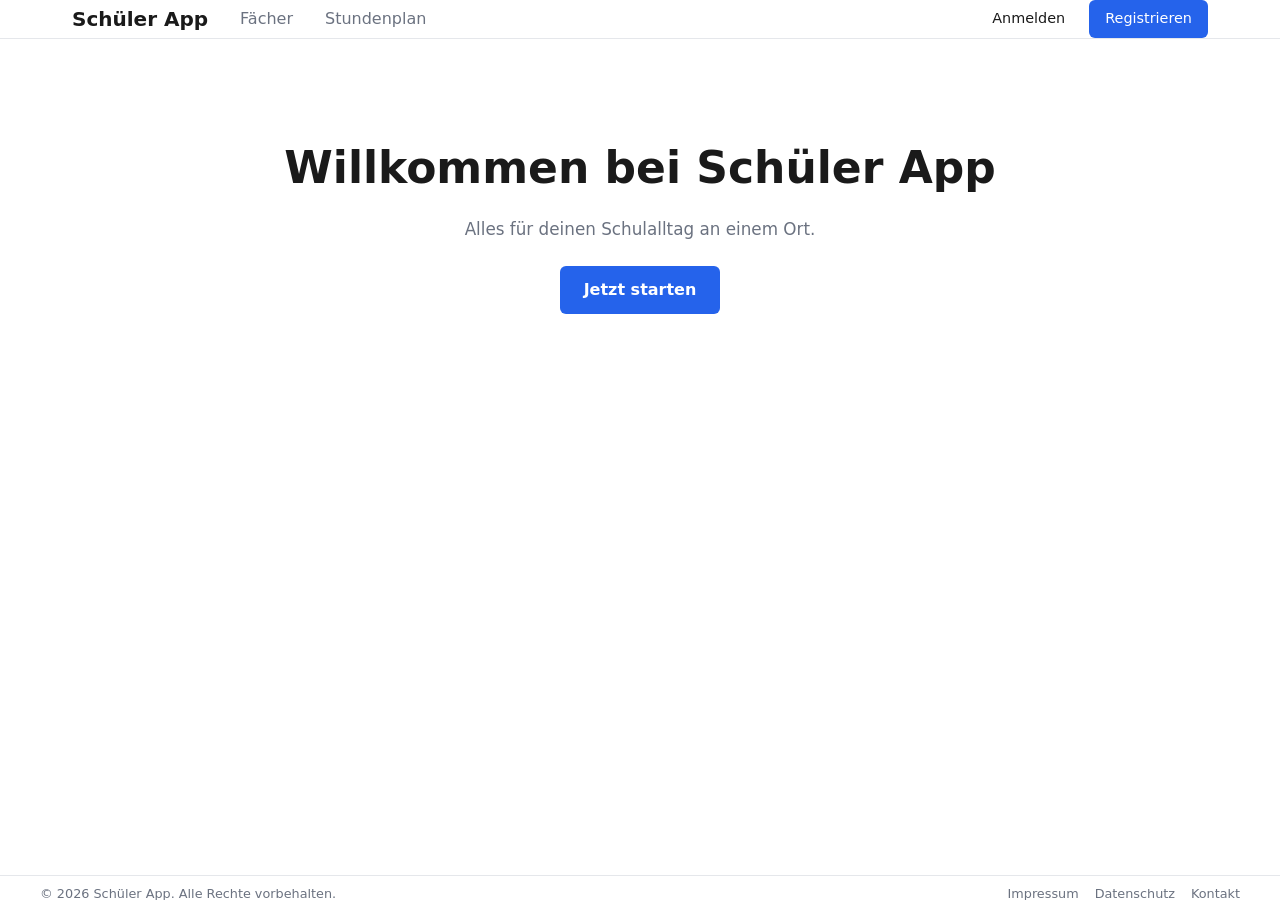
<file: code/index.html>
<!doctype html>
<html lang="de">
  <head>
    <meta charset="UTF-8" />
    <meta name="viewport" content="width=device-width, initial-scale=1.0" />
    <title>Schüler App</title>
    <!-- STYLE / CSS -->
    <link rel="stylesheet" href="./src/style/helpers/reset.css" />
    <link rel="stylesheet" href="./src/style/main.css" />
    <link rel="stylesheet" href="./src/style/home.css" />
  </head>
  <body>
    <header class="header">
      <div class="header__navbar">
        <div class="header__logo">
          <a href="/" class="header__logo-link">Schüler App</a>
        </div>

        <nav class="header__nav">
          <ul class="header__nav-list">
            <li class="nav__list-item">
              <a href="/faecher" class="nav__list-link">Fächer</a>
            </li>
            <li class="nav__list-item">
              <a href="/stundenplan" class="nav__list-link">Stundenplan</a>
            </li>
          </ul>

          <ul class="header__user-nav" id="guest_nav">
            <li class="user-nav__item">
              <button class="user-nav__button" id="login_btn">Anmelden</button>
            </li>
            <li class="user-nav__item">
              <button class="user-nav__button" id="register_btn">
                Registrieren
              </button>
            </li>
          </ul>

          <ul class="header__user-nav" id="user_nav" hidden>
            <li class="user-nav__item">
              <a href="/profil" class="user-nav__link" id="profile_link"
                >Profil</a
              >
            </li>
            <li class="user-nav__item">
              <button class="user-nav__button" id="logout_btn">Abmelden</button>
            </li>
          </ul>
        </nav>
      </div>
    </header>

   <main class="main home-main">
  <section class="home-hero">
    <h1 class="home-hero__title">Willkommen bei Schüler App</h1>

    <p class="home-hero__subtitle">
      Alles für deinen Schulalltag an einem Ort.
    </p>

    <a href="pages/dashboard.html" class="home-hero__cta">
  Jetzt starten
</a>
  </section>
</main>

    <footer class="footer home-footer">
      <div class="footer__inner">
        <p class="footer__copyright">
          &copy; 2026 Schüler App. Alle Rechte vorbehalten.
        </p>

        <ul class="footer__nav-list">
          <li class="footer__nav-item">
            <a href="pages/impressum.html" class="footer__nav-link"
              >Impressum</a
            >
          </li>
          <li class="footer__nav-item">
            <a href="pages/datenschutz.html" class="footer__nav-link"
              >Datenschutz</a
            >
          </li>
          <li class="footer__nav-item">
            <a href="pages/kontakt.html" class="footer__nav-link">Kontakt</a>
          </li>
        </ul>
      </div>
    </footer>

    <!-- Script -->
    <script src="src/js/script.js"></script>
  </body>
</html>
</file>
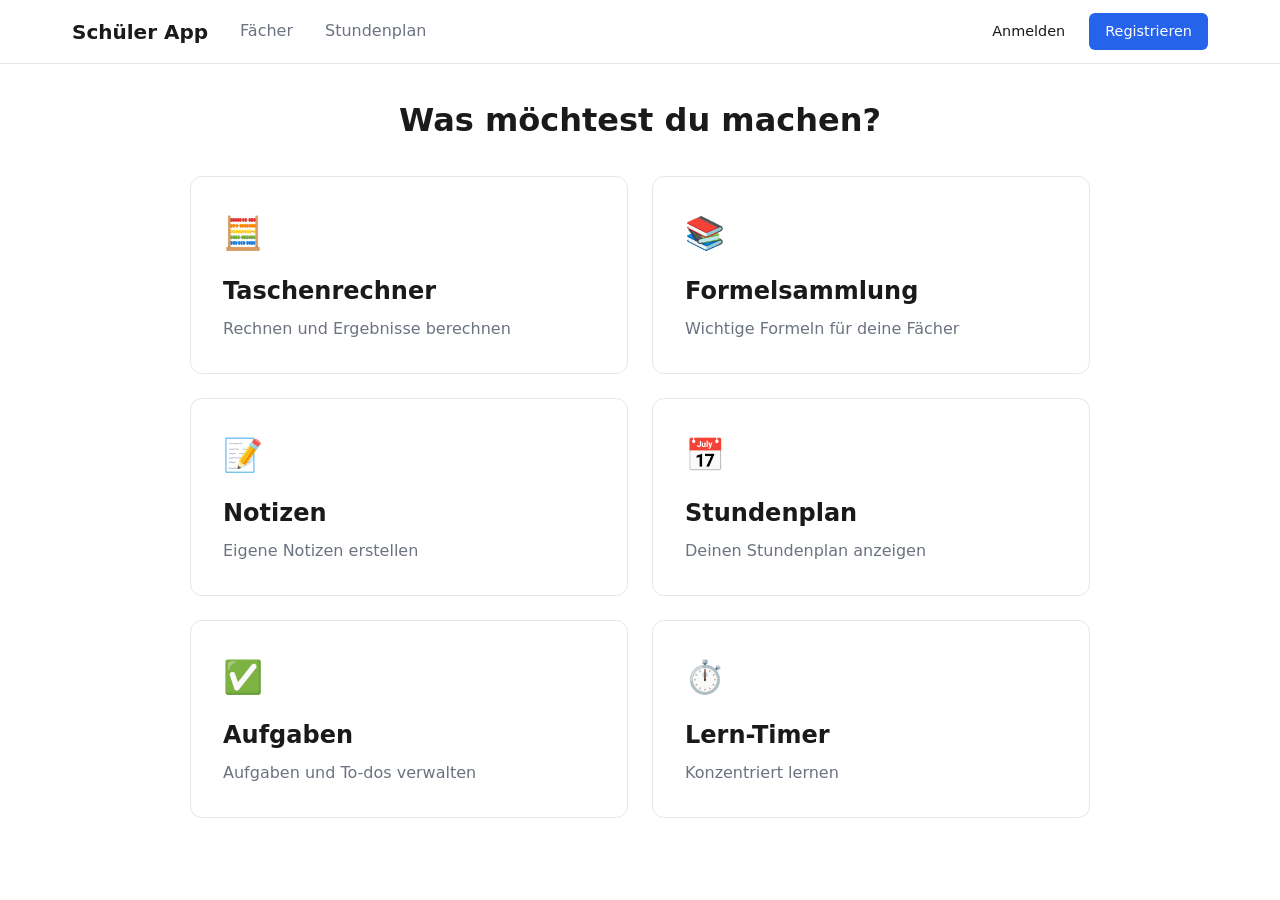
<file: code/pages/dashboard.html>
<!doctype html>
<html lang="de">
  <head>
    <meta charset="UTF-8" />
    <meta name="viewport" content="width=device-width, initial-scale=1.0" />

    <title>Schüler App – Übersicht</title>

    <link rel="stylesheet" href="../src/style/helpers/reset.css" />
    <link rel="stylesheet" href="../src/style/main.css" />
    <link rel="stylesheet" href="../src/style/dashboard.css" />
  </head>

  <header class="header">
      <div class="header__navbar">
        <div class="header__logo">
          <a href="/" class="header__logo-link">Schüler App</a>
        </div>

        <nav class="header__nav">
          <ul class="header__nav-list">
            <li class="nav__list-item">
              <a href="/faecher" class="nav__list-link">Fächer</a>
            </li>
            <li class="nav__list-item">
              <a href="/stundenplan" class="nav__list-link">Stundenplan</a>
            </li>
          </ul>

          <ul class="header__user-nav" id="guest_nav">
            <li class="user-nav__item">
              <button class="user-nav__button" id="login_btn">Anmelden</button>
            </li>
            <li class="user-nav__item">
              <button class="user-nav__button" id="register_btn">
                Registrieren
              </button>
            </li>
          </ul>

          <ul class="header__user-nav" id="user_nav" hidden>
            <li class="user-nav__item">
              <a href="/profil" class="user-nav__link" id="profile_link"
                >Profil</a
              >
            </li>
            <li class="user-nav__item">
              <button class="user-nav__button" id="logout_btn">Abmelden</button>
            </li>
          </ul>
        </nav>
      </div>
    </header>

   
      <main class="main dashboard">
  <h1 class="dashboard__title">Was möchtest du machen?</h1>

  <div class="dashboard__grid">

    <a href="#" class="dashboard__card">
      <span class="dashboard__icon">🧮</span>
      <h2>Taschenrechner</h2>
      <p>Rechnen und Ergebnisse berechnen</p>
    </a>

    <a href="#" class="dashboard__card">
      <span class="dashboard__icon">📚</span>
      <h2>Formelsammlung</h2>
      <p>Wichtige Formeln für deine Fächer</p>
    </a>

    <a href="#" class="dashboard__card">
      <span class="dashboard__icon">📝</span>
      <h2>Notizen</h2>
      <p>Eigene Notizen erstellen</p>
    </a>

    <a href="#" class="dashboard__card">
      <span class="dashboard__icon">📅</span>
      <h2>Stundenplan</h2>
      <p>Deinen Stundenplan anzeigen</p>
    </a>

    <a href="#" class="dashboard__card">
      <span class="dashboard__icon">✅</span>
      <h2>Aufgaben</h2>
      <p>Aufgaben und To-dos verwalten</p>
    </a>

    <a href="#" class="dashboard__card">
      <span class="dashboard__icon">⏱️</span>
      <h2>Lern-Timer</h2>
      <p>Konzentriert lernen</p>
    </a>

  </div>
</main>
  </body>
</html>
</file>
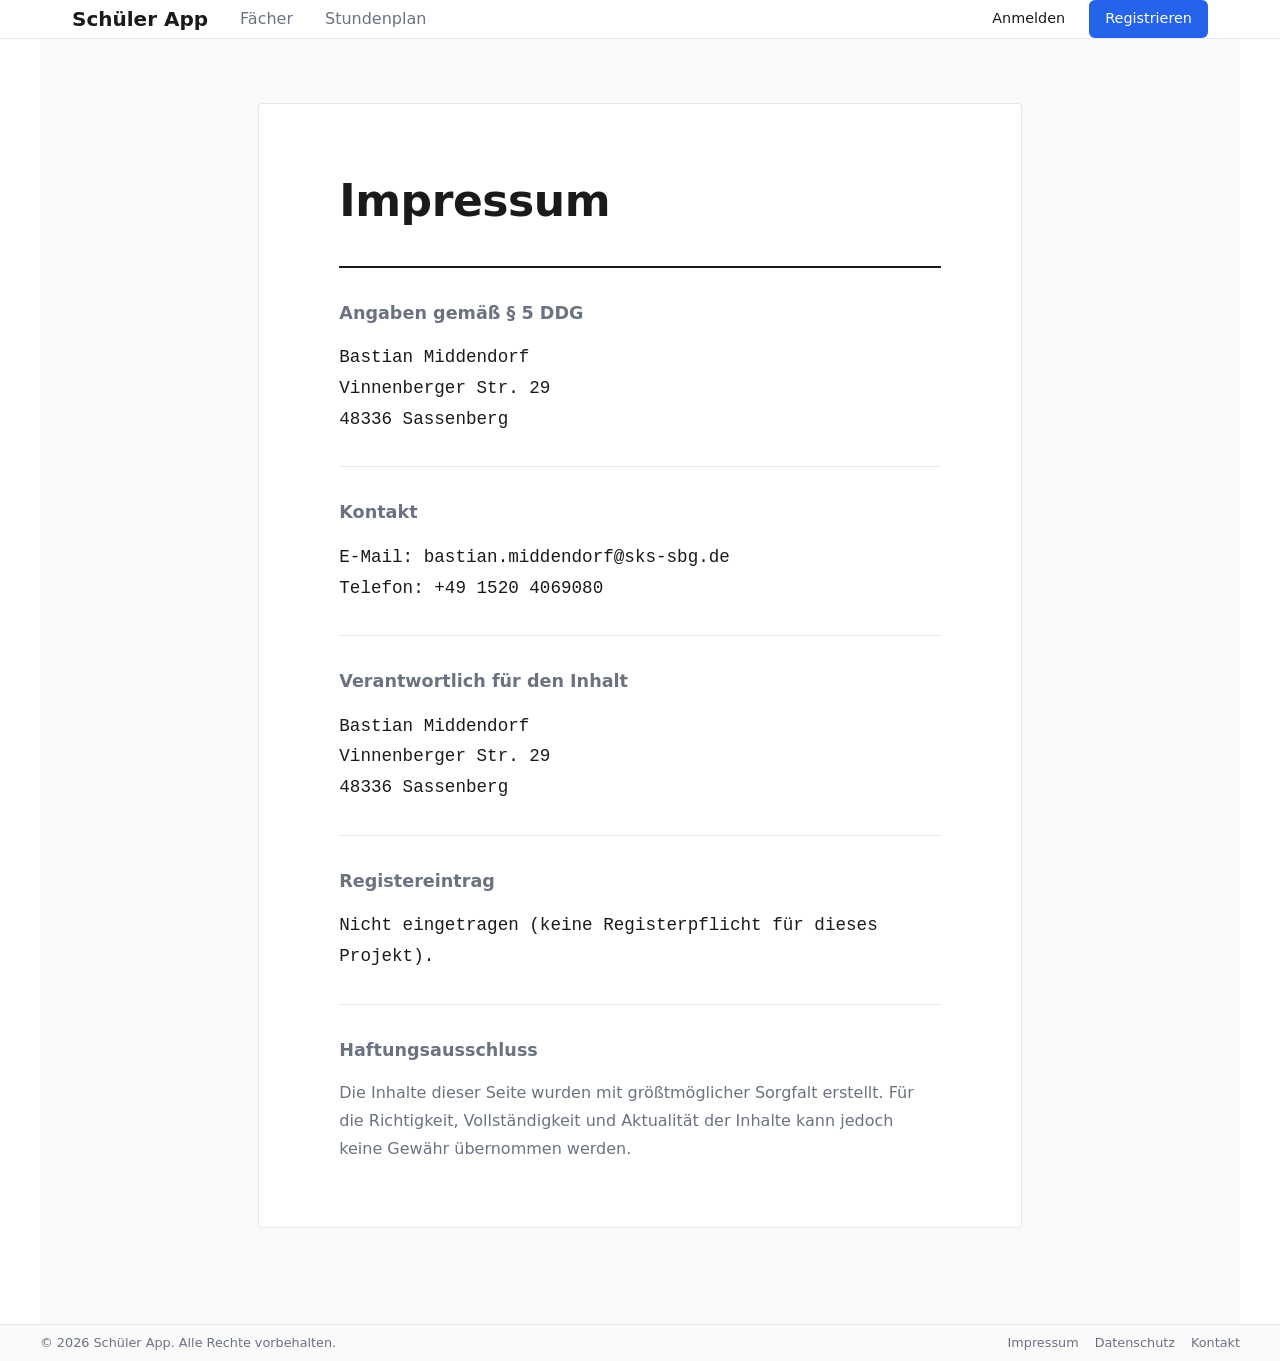
<file: code/pages/impressum.html>
<!doctype html>
<html lang="en">
  <head>
    <meta charset="UTF-8" />
    <meta name="viewport" content="width=device-width, initial-scale=1.0" />
    <title>Impressum - Schüler App</title>
    <!-- STYLE / CSS -->
    <link rel="stylesheet" href="../src/style/helpers/reset.css" />
    <link rel="stylesheet" href="../src/style/main.css" />
    <link rel="stylesheet" href="../src/style/impressum.css" />
  </head>
  <body>
    <header class="header">
      <div class="header__navbar">
        <div class="header__logo">
          <a href="/" class="header__logo-link">Schüler App</a>
        </div>

        <nav class="header__nav">
          <ul class="header__nav-list">
            <li class="nav__list-item">
              <a href="/faecher" class="nav__list-link">Fächer</a>
            </li>
            <li class="nav__list-item">
              <a href="/stundenplan" class="nav__list-link">Stundenplan</a>
            </li>
          </ul>

          <ul class="header__user-nav" id="guest_nav">
            <li class="user-nav__item">
              <button class="user-nav__button" id="login_btn">Anmelden</button>
            </li>
            <li class="user-nav__item">
              <button class="user-nav__button" id="register_btn">
                Registrieren
              </button>
            </li>
          </ul>

          <ul class="header__user-nav" id="user_nav" hidden>
            <li class="user-nav__item">
              <a href="/profil" class="user-nav__link" id="profile_link"
                >Profil</a
              >
            </li>
            <li class="user-nav__item">
              <button class="user-nav__button" id="logout_btn">Abmelden</button>
            </li>
          </ul>
        </nav>
      </div>
    </header>

    <main class="main impressum-main">
      <section class="impressum__section">
        <h1 class="impressum__title">Impressum</h1>

        <div class="impressum__block">
          <h2 class="impressum__subtitle">Angaben gemäß § 5 DDG</h2>
          <p class="impressum__text">
            Bastian Middendorf<br />
            Vinnenberger Str. 29<br />
            48336 Sassenberg
          </p>
        </div>

        <div class="impressum__block">
          <h2 class="impressum__subtitle">Kontakt</h2>
          <p class="impressum__text">
            E-Mail: bastian.middendorf@sks-sbg.de<br />
            Telefon: +49 1520 4069080
          </p>
        </div>

        <div class="impressum__block">
          <h2 class="impressum__subtitle">Verantwortlich für den Inhalt</h2>
          <p class="impressum__text">
            Bastian Middendorf<br />
            Vinnenberger Str. 29<br />
            48336 Sassenberg
          </p>
        </div>

        <div class="impressum__block">
          <h2 class="impressum__subtitle">Registereintrag</h2>
          <p class="impressum__text impressum__text--prose">
            Nicht eingetragen (keine Registerpflicht für dieses Projekt).
          </p>
        </div>

        <div class="impressum__block">
          <h2 class="impressum__subtitle">Haftungsausschluss</h2>
          <p class="impressum__text">
            Die Inhalte dieser Seite wurden mit größtmöglicher Sorgfalt
            erstellt. Für die Richtigkeit, Vollständigkeit und Aktualität der
            Inhalte kann jedoch keine Gewähr übernommen werden.
          </p>
        </div>
      </section>
    </main>

    <footer class="footer impressum-footer">
      <div class="footer__inner">
        <p class="footer__copyright">
          &copy; 2026 Schüler App. Alle Rechte vorbehalten.
        </p>

        <ul class="footer__nav-list">
          <li class="footer__nav-item">
            <a href="./impressum.html" class="footer__nav-link">Impressum</a>
          </li>
          <li class="footer__nav-item">
            <a href="./datenschutz.html" class="footer__nav-link">Datenschutz</a>
          </li>
          <li class="footer__nav-item">
            <a href="/kontakt" class="footer__nav-link">Kontakt</a>
          </li>
        </ul>
      </div>
    </footer>

    <!-- Script -->
    <script src="../src/js/script.js"></script>
  </body>
</html>
</file>
<file: code/src/style/main.css>
/* ==========================================================================
   main.css – globales Layout (Header, Footer, Main-Wrapper)
   Gilt für alle Seiten
   ========================================================================== */

:root {
  --color-bg: #ffffff;
  --color-text: #1a1a1a;
  --color-primary: #2563eb;
  --color-primary-hover: #1d4ed8;
  --color-border: #e5e7eb;
  --color-muted: #6b7280;

  --header-height: 64px;
  --max-width: 1200px;
  --spacing-sm: 0.5rem;
  --spacing-md: 1rem;
  --spacing-lg: 2rem;

  --font-base: system-ui, -apple-system, "Segoe UI", Roboto, sans-serif;
}

body {
  font-family: var(--font-base);
  color: var(--color-text);
  background-color: var(--color-bg);
  display: flex;
  flex-direction: column;
  min-height: 100dvh;
}

/* ==========================================================================
   Header
   ========================================================================== */

.header {
  height: var(--header-height);
  border-bottom: 1px solid var(--color-border);
  position: sticky;
  top: 0;
  background-color: var(--color-bg);
  z-index: 100;
}

.header__navbar {
  max-width: var(--max-width);
  height: 100%;
  margin: 0 auto;
  padding: 0 var(--spacing-lg);
  display: flex;
  align-items: center;
  justify-content: space-between;
  gap: var(--spacing-lg);
}

.header__logo-link {
  font-weight: 700;
  font-size: 1.25rem;
  color: var(--color-text);
}

.header__nav {
  display: flex;
  align-items: center;
  gap: var(--spacing-lg);
  flex: 1;
  justify-content: space-between;
}

.header__nav-list {
  display: flex;
  gap: var(--spacing-lg);
}

.nav__list-link {
  color: var(--color-muted);
  font-weight: 500;
  transition: color 0.15s ease;
}

.nav__list-link:hover {
  color: var(--color-text);
}

.header__user-nav {
  display: flex;
  align-items: center;
  gap: var(--spacing-sm);
}

.user-nav__button {
  padding: 0.5rem 1rem;
  border-radius: 6px;
  font-weight: 500;
  font-size: 0.9rem;
}

.user-nav__button#login_btn {
  color: var(--color-text);
}

.user-nav__button#register_btn {
  background-color: var(--color-primary);
  color: #fff;
}

.user-nav__button#register_btn:hover {
  background-color: var(--color-primary-hover);
}

.user-nav__link {
  color: var(--color-text);
  font-weight: 500;
}

[hidden] {
  display: none !important;
}

/* ==========================================================================
   Main-Wrapper
   ========================================================================== */

.main {
  flex: 1;
  width: 100%;
  max-width: var(--max-width);
  margin: 0 auto;
  padding: var(--spacing-lg);
}

/* ==========================================================================
   Footer
   ========================================================================== */

.footer {
  border-top: 1px solid var(--color-border);
  padding: var(--spacing-lg);
}

.footer__inner {
  max-width: var(--max-width);
  margin: 0 auto;
  display: flex;
  align-items: center;
  justify-content: space-between;
  flex-wrap: wrap;
  gap: var(--spacing-md);
  color: var(--color-muted);
  font-size: 0.9rem;
}

.footer__nav-list {
  display: flex;
  gap: var(--spacing-md);
}

.footer__nav-link {
  color: var(--color-muted);
}

.footer__nav-link:hover {
  color: var(--color-text);
}
</file>
<file: code/src/style/home.css>
/* ==========================================================================
   home.css – Styles nur für die Startseite
   Voraussetzung: main.css ist bereits geladen (Variablen, Header, Grund-Footer)
   ========================================================================== */

/* Seite soll normal scrollbar sein (kein overflow:hidden auf html/body) */
html,
body {
  overflow-y: auto;
  overflow-x: hidden;
}

/* ==========================================================================
   Main-Bereich der Startseite – nimmt den Großteil der Höhe ein
   ========================================================================== */

.home-main {
  flex: 1;
  width: 100%;
  min-height: calc(100vh - var(--header-height));
  display: flex;
  flex-direction: column;
  gap: var(--spacing-lg);
}

.home-hero {
  padding: calc(var(--spacing-lg) * 2) var(--spacing-lg);
  text-align: center;
  display: flex;
  flex-direction: column;
  align-items: center;
  gap: var(--spacing-md);
}

.home-hero__title {
  font-size: clamp(1.75rem, 4vw, 2.75rem);
  font-weight: 700;
}

.home-hero__subtitle {
  color: var(--color-muted);
  max-width: 40ch;
  font-size: 1.05rem;
}

.home-hero__cta {
  margin-top: var(--spacing-sm);
  padding: 0.75rem 1.5rem;
  border-radius: 6px;
  background-color: var(--color-primary);
  color: #fff;
  font-weight: 600;
}

.home-hero__cta:hover {
  background-color: var(--color-primary-hover);
}

/* ==========================================================================
   Content-Sektionen darunter (Fächer-Übersicht, Stundenplan-Vorschau etc.)
   ========================================================================== */

.home-section {
  width: 100%;
  max-width: var(--max-width);
  margin: 0 auto;
  padding: 0 var(--spacing-lg);
}

.home-section__title {
  font-size: 1.4rem;
  font-weight: 600;
  margin-bottom: var(--spacing-md);
}

/* ==========================================================================
   Footer klein/kompakt halten – überschreibt main.css nur für die Startseite
   ========================================================================== */

.home-footer {
  padding: var(--spacing-sm) var(--spacing-lg);
}

.home-footer .footer__inner {
  font-size: 0.8rem;
}
</file>
<file: code/src/style/dashboard.css>
.dashboard {
  padding-top: 2rem;
}

.dashboard__title {
  text-align: center;
  margin-bottom: 2rem;
  font-size: 2rem;
}

.dashboard__grid {
  display: grid;
  grid-template-columns: repeat(2, 1fr);
  gap: 1.5rem;
  max-width: 900px;
  margin: 0 auto;
}

.dashboard__card {
  padding: 2rem;
  border: 1px solid var(--color-border);
  border-radius: 12px;
  text-decoration: none;
  color: var(--color-text);
  background-color: var(--color-bg);
  transition: transform 0.15s ease, box-shadow 0.15s ease;
}

.dashboard__card:hover {
  transform: translateY(-3px);
  box-shadow: 0 5px 15px rgba(0, 0, 0, 0.1);
}

.dashboard__icon {
  font-size: 2rem;
}

.dashboard__card h2 {
  margin-top: 1rem;
  margin-bottom: 0.5rem;
}

.dashboard__card p {
  color: var(--color-muted);
}
</file>
<file: code/src/style/impressum.css>
/* ==========================================================================
   impressum.css – Styles nur für die Impressum-Seite
   Voraussetzung: main.css ist bereits geladen (Variablen, Header, Grund-Footer)

   Idee: die Seite wie ein offizielles Dokument wirken lassen – ruhig,
   klar gegliedert, mit feinen Trennlinien statt großer Abstände/Karten.
   ========================================================================== */

.impressum-main {
  padding-top: calc(var(--spacing-lg) * 2);
  padding-bottom: calc(var(--spacing-lg) * 3);
  background-color: #fafafa;
}

.impressum__section {
  max-width: 75ch;
  margin: 0 auto;
  background-color: var(--color-bg);
  border: 1px solid var(--color-border);
  border-radius: 4px;
  padding: calc(var(--spacing-lg) * 2) calc(var(--spacing-lg) * 2.5);
}

.impressum__title {
  font-size: clamp(2rem, 4.5vw, 2.75rem);
  font-weight: 600;
  letter-spacing: -0.01em;
  padding-bottom: var(--spacing-lg);
  margin-bottom: var(--spacing-lg);
  border-bottom: 2px solid var(--color-text);
}

.impressum__block {
  padding: var(--spacing-lg) 0;
  border-bottom: 1px solid var(--color-border);
}

.impressum__block:last-of-type {
  border-bottom: none;
  padding-bottom: 0;
}

.impressum__block:first-of-type {
  padding-top: 0;
}

.impressum__subtitle {
  font-size: 1.1rem;
  font-weight: 600;
  color: var(--color-muted);
  margin-bottom: var(--spacing-md);
}

.impressum__text {
  font-family: ui-monospace, SFMono-Regular, "SF Mono", Consolas, monospace;
  font-size: 1.1rem;
  color: var(--color-text);
  line-height: 1.75;
}

.impressum__block:last-of-type .impressum__text {
  font-family: var(--font-base);
  color: var(--color-muted);
  font-size: 1rem;
}

.impressum__text a {
  color: var(--color-primary);
  text-decoration: underline;
  text-underline-offset: 2px;
}

.impressum__text a:hover {
  color: var(--color-primary-hover);
}

/* Footer auf dieser Seite kompakt halten, analog zu home-footer */
.impressum-footer {
  padding: var(--spacing-sm) var(--spacing-lg);
  background-color: #fafafa;
}

.impressum-footer .footer__inner {
  font-size: 0.8rem;
}
</file>
